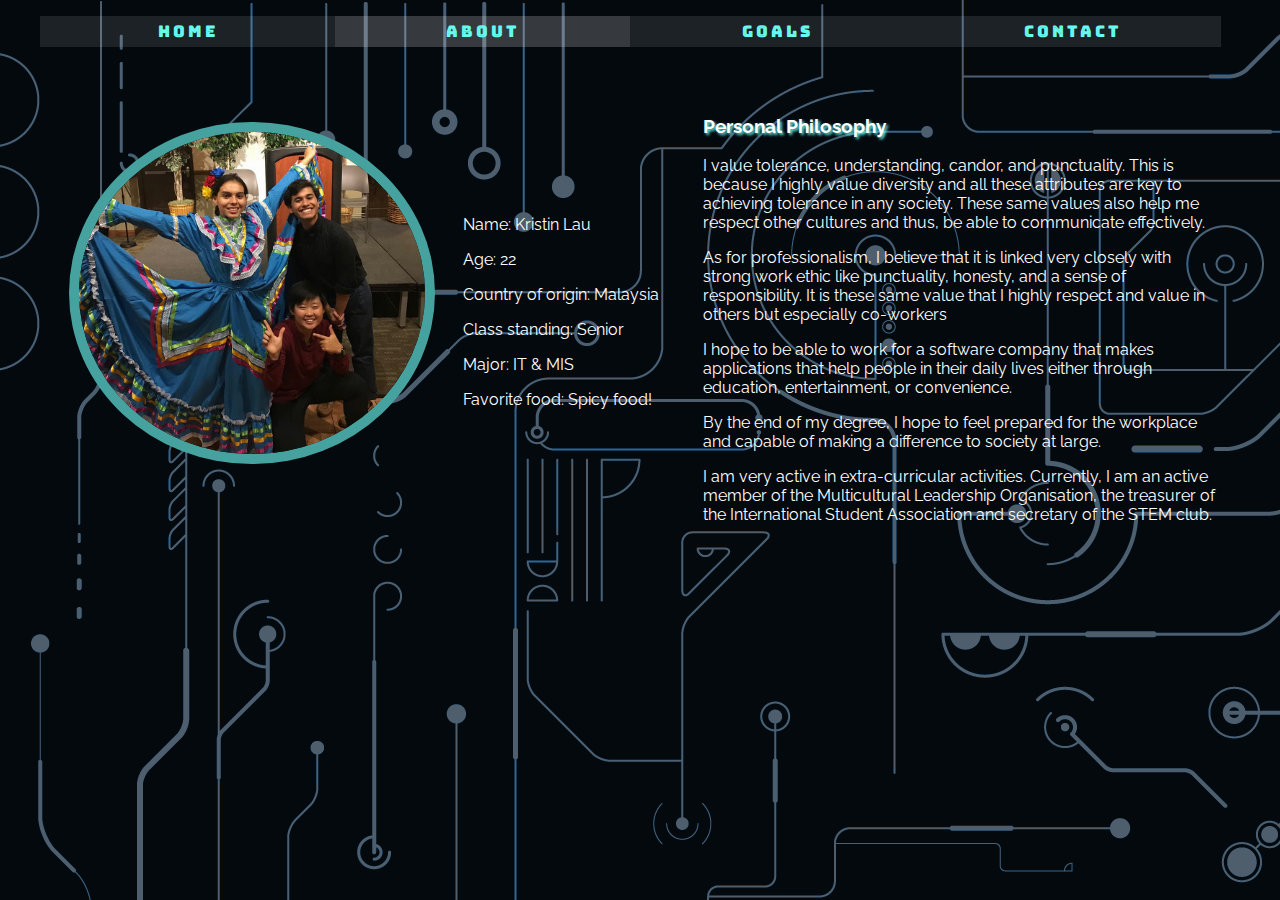
<file: pages/about.html>
<!DOCTYPE html>
	<head>
		<title>About Me</title>
		<link href="../styles/portfolio_styles.css" rel="stylesheet"/>
		<link href="../styles/about_styles.css" rel="stylesheet"/>
		<link href="https://fonts.googleapis.com/css?family=Bungee+Inline|Raleway" rel="stylesheet">
		<meta content="width=device-width, initial-scale=1" name="viewport" />
	</head>
	
	<body>
		<header>
			<nav class="horizontal">
				<ul>
					<li>
						<a href="../index.html">Home</a>
					</li>
					
					<li class="active">
						<a href="about.html">About</a>
					</li>
					
					<li class="dropdown">
						<a class="dropbtn" onclick="myFunction()">Goals</a>
											
						<div id="content" class="dropdown-content">
							<a href="goal1.html">Goal 1</a>
							<a href="goal2.html">Goal 2</a>
							<a href="goal3.html">Goal 3</a>
							<a href="goal4.html">Goal 4</a>
							<a href="goal5.html">Goal 5</a>
							<a href="goal6.html">Goal 6</a>
							<a href="goal7.html">Goal 7</a>
						</div>
					</li>
					
					<li>
						<a href="contact.html">Contact</a>
					</li>
				</ul>
			</nav>
		</header>
		
		<section>
			<article class="column" id="left">			
				<img src="../images/about.jpg" alt="Picture of me"/>
			</article>
			
			<article class="column" id="mid">
				<p>Name: Kristin Lau</p>
				<p>Age: 22</p>
				<p>Country of origin: Malaysia </p>
				<p>Class standing: Senior</p>
				<p>Major: IT &amp; MIS</p>
				<p>Favorite food: Spicy food!</p>
			</article>
			
			<article class="column" id="right">
				<h3>Personal Philosophy</h3>
				<p>I value tolerance, understanding, candor, and punctuality. This is because I highly value diversity 
				and all these attributes are key to achieving tolerance in any society. These same values also help 
				me respect other cultures and thus, be able to communicate effectively.</p>
				<p>As for professionalism, I believe that it is linked very closely with strong work ethic like 
				punctuality, honesty, and a sense of responsibility. It is these same value that I highly respect and value 
				in others but especially co-workers</p>
				<p>I hope to be able to work for a software company that makes applications that help people in 
				their daily lives either through education, entertainment, or convenience.</p>
				<p>By the end of my degree, I hope to feel prepared for the workplace and capable of making a
				 difference to society at large.</p>
				<p>I am very active in extra-curricular activities. Currently, I am an active member of the Multicultural
				Leadership Organisation, the treasurer of the International Student Association and secretary of the STEM club.</p>
			</article>
		</section>
			
		<script src="../styles/dropdown.js"></script>
	</body>
</html>
</file>
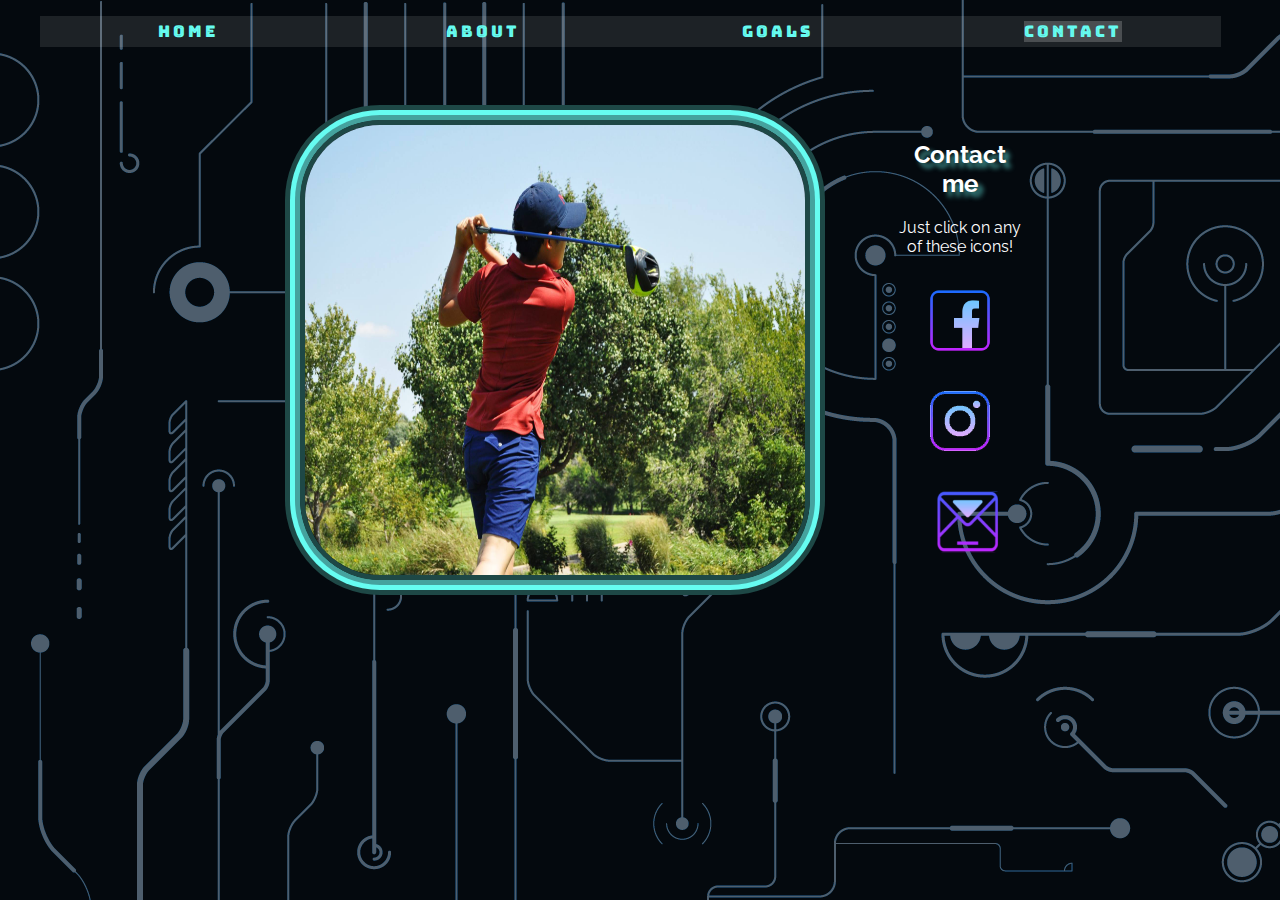
<file: pages/contact.html>
<!DOCTYPE html>
	<head>
		<title>Contact</title>
		<link href="../styles/portfolio_styles.css" rel="stylesheet"/>
		<link href="../styles/contact_styles.css" rel="stylesheet"/>
		<link href="https://fonts.googleapis.com/css?family=Bungee+Inline|Raleway" rel="stylesheet">
		<meta content="width=device-width, initial-scale=1" name="viewport" />
	</head>
	
	<body>
		<header>
			<nav class="horizontal">
				<ul>
					<li>
						<a href="../index.html">Home</a>
					</li>
					
					<li>
						<a href="about.html">About</a>
					</li>
					
					<li class="dropdown">
						<a class="dropbtn" onclick="myFunction()">Goals</a>
											
						<div id="content" class="dropdown-content">
							<a href="goal1.html">Goal 1</a>
							<a href="goal2.html">Goal 2</a>
							<a href="goal3.html">Goal 3</a>
							<a href="goal4.html">Goal 4</a>
							<a href="goal5.html">Goal 5</a>
							<a href="goal6.html">Goal 6</a>
							<a href="goal7.html">Goal 7</a>
						</div>
					</li>
					
					<li>
						<a href="contact.html" class="active">Contact</a>
					</li>
				</ul>
			</nav>
		</header>
		
		<section>
			<article>
				<div class="slideshow" style="max-width:500px">
				  <img class="mySlides" src="../images/slides/golf1.jpg" style="width:100%"/>
				  <img class="mySlides" src="../images/slides/golf2.jpg" style="width:100%"/>
				  <img class="mySlides" src="../images/slides/siblings.jpg" style="width:100%"/>
				  <img class="mySlides" src="../images/slides/extravaganza1.jpg" style="width:100%"/>
				  <img class="mySlides" src="../images/slides/extravaganza2.jpg" style="width:100%"/>
				  <img class="mySlides" src="../images/slides/stem3.jpg" style="width:100%"/>
				  <img class="mySlides" src="../images/slides/stem1.jpg" style="width:100%"/>
				  <img class="mySlides" src="../images/slides/reunion.jpg" style="width:100%"/>
				  <img class="mySlides" src="../images/slides/texas.jpg" style="width:100%"/>
				</div>
			</article>
		</section>
		
		<aside>
			<h2>Contact me</h2>
			<p>Just click on any of these icons!</p>
			<a href="https://www.facebook.com/kristin.lau.927" title="Facebook"><img id="fb" src="../images/fb.png" alt="Facebook icon"/></a>
			<a href="https://www.instagram.com/_kris_lau_/?hl=en"title="Instagram"><img id="insta" src="../images/insta.png" alt="Instagram icon"/></a>
			<a href="mailto:kristinlaumayhui@gmail.com" target="_top" title="kristinlaumayhui@gmail.com"><img id="mail" src="../images/email.png" alt="Mail icon"/></a>
		</aside>
		
		<script src="../styles/dropdown.js"></script>
		<script src="../styles/slide.js"></script>
	</body>
</html>
</file>
<file: styles/portfolio_styles.css>
@charset "utf-8"

html{
	margin: 0px;
	padding: 0px;
}

header{
	font-family: 'Bungee Inline', 'Raleway', Tahoma, Geneva, sans-serif;
}

body, header, ul, nav{
	width: 100%;
}

body{
	margin: 0px;
	padding: 0px;
	font-family: 'Raleway', Tahoma, Geneva, sans-serif;
	color: white;
	background-color: #25274D;
	background-image: url("../images/bg.png");    
	-webkit-box-sizing: border-box;
    -moz-box-sizing: border-box;
    box-sizing: border-box;
}


/************************ DROPDOWN STYLES *************************/
a{	
	color: #66FCF1;	
	list-style-type: none;
	text-decoration: none;
}

nav li{
	width: 23%;
	float: left;
	padding: 5px;
    font-size: 100%;
	text-align: center;
	letter-spacing: 3px;
    border: none;
    cursor: pointer;
	list-style-type: none;
	background: rgba(255, 255, 255, 0.1);
}

nav .active{
	background: rgba(255, 255, 255, 0.2);
}

nav li:hover{
	color: #45A29E;
}

a:hover{
	color: #45A29E;
}

#content {
	position: relative;  
	width:100%;
	
}

.dropbtn {
    padding: 16px;
    font-size: 16px;
    border: none;
    cursor: pointer;
}

.dropdown {
    position: relative;
    display: inline-block;
}

.dropdown-content {
    display: none;
    position: absolute;
    background-color: rgba(33, 36, 40, 0.9);
    min-width: 160px;
    overflow: auto;
    box-shadow: 0px 8px 16px 0px rgba(0,0,0,0.2);
    z-index: 1;
}

.dropdown-content a {
    padding: 12px 16px;
    text-decoration: none;
    display: block;
}

.show {display:block;}


/* ============================================
	Mobile Devices: 0 - 480 pixels
   ============================================
*/
@media only screen and (max-width:480px){
	.horizontal{
		-ms-flex-order: 99;
		order: 99;
		float:none;
	}	
	
	.horizontal li{
		width: 100%;
	}
}
	
	
	
/*	===================================================
	Tablet and Desktop Devices: Greater than 480 pixels
	===================================================
*/
@media only screen and (min-width: 481px){
	.horizontal{
		display: -webkit-flex;
		display: flex;
		-webkit-flex-flow: row nowrap;
		flex-flow: row nowrap;
		flex-direction: row;
		height: 40px;
		width: 100%;
	}
}

.horizontal li{
	flex: 1 1 auto;
}
</file>
<file: styles/about_styles.css>
.column{	
	float: left;
    padding: 5px;
	vertical-align: middle;
}

#left{
	width: 30%;
	margin-left: 5%;
	margin-top: 6%;
}

#mid{
	width: 18%;	
	margin-top: 12%;
}

#right{
	width: 40%;
	margin-top: 4%;
	
}

#left img{
	width: 90%;
	border-radius: 50%;
}

h3{
	text-shadow:2px 2px 3px #66fcf1;
}

img{
	border: 10px solid #45A29E;
}


/* ============================================
	Mobile Devices: 0 - 500 pixels
   ============================================
*/
@media only screen and (max-width:500px){
	#left, #mid, #right{
		width:100%;
		text-align: center;
	}
}
</file>
<file: styles/contact_styles.css>
h2{	
	text-shadow: 5px 5px 5px #45A29E;
}

article{	
	width: 40%;
	display: block;
	float:left;	
}

aside{
	width: 10%;
	display: block;
	float:left;
	text-align: center;
	margin-top: 80px;
	color: white;
}

a{
	text-decoration: none;
}

img{
	width: 60%;
	margin: 20px 0px 0px 0px;
}

#fb{
	margin-top: 10px;
}

#mail{
	margin-left: 15px;
}

.mySlides {
	border-radius: 5em;
	border: 5px solid #1E4846;
     box-shadow: 
       0 0 0 5px #45A29E, 
       0 0 0 10px #66FCF1,
       0 0 0 15px #1E4846
}

/**************************** SLIDE STYLES ***************************/
article{	
	width: 70%;
}

.mySlides {
	display:none;
	min-height: 450px;
}

.slideshow{
	margin: 80px 0px 0px 300px;
	width: 60%;
}


@media only screen and (max-width:800px) {
  /* For tablets: */
  section {
    width:80%;
	  position: relative;
	  left: -15%;
  }
  
  aside {
    width:100%;
  }
  
  img{
	 width:15%;
  }
}

@media only screen and (max-width:500px) {
  /* For mobile phones: */
  section, aside {
    width: 100%;
  }
  
  img{
	 width:15%;
  }

  .mySlides {
  	min-height: 200px;
  }
  
  #mail{
	  margin-left: 0px;
  }
  
  section{
	  position: relative;
	  left: -45%;
  }

  aside{
    margin-top: 40px;
  }

  aside > p{
    margin: 0;
  }

  aside > a {
  }
}
</file>
